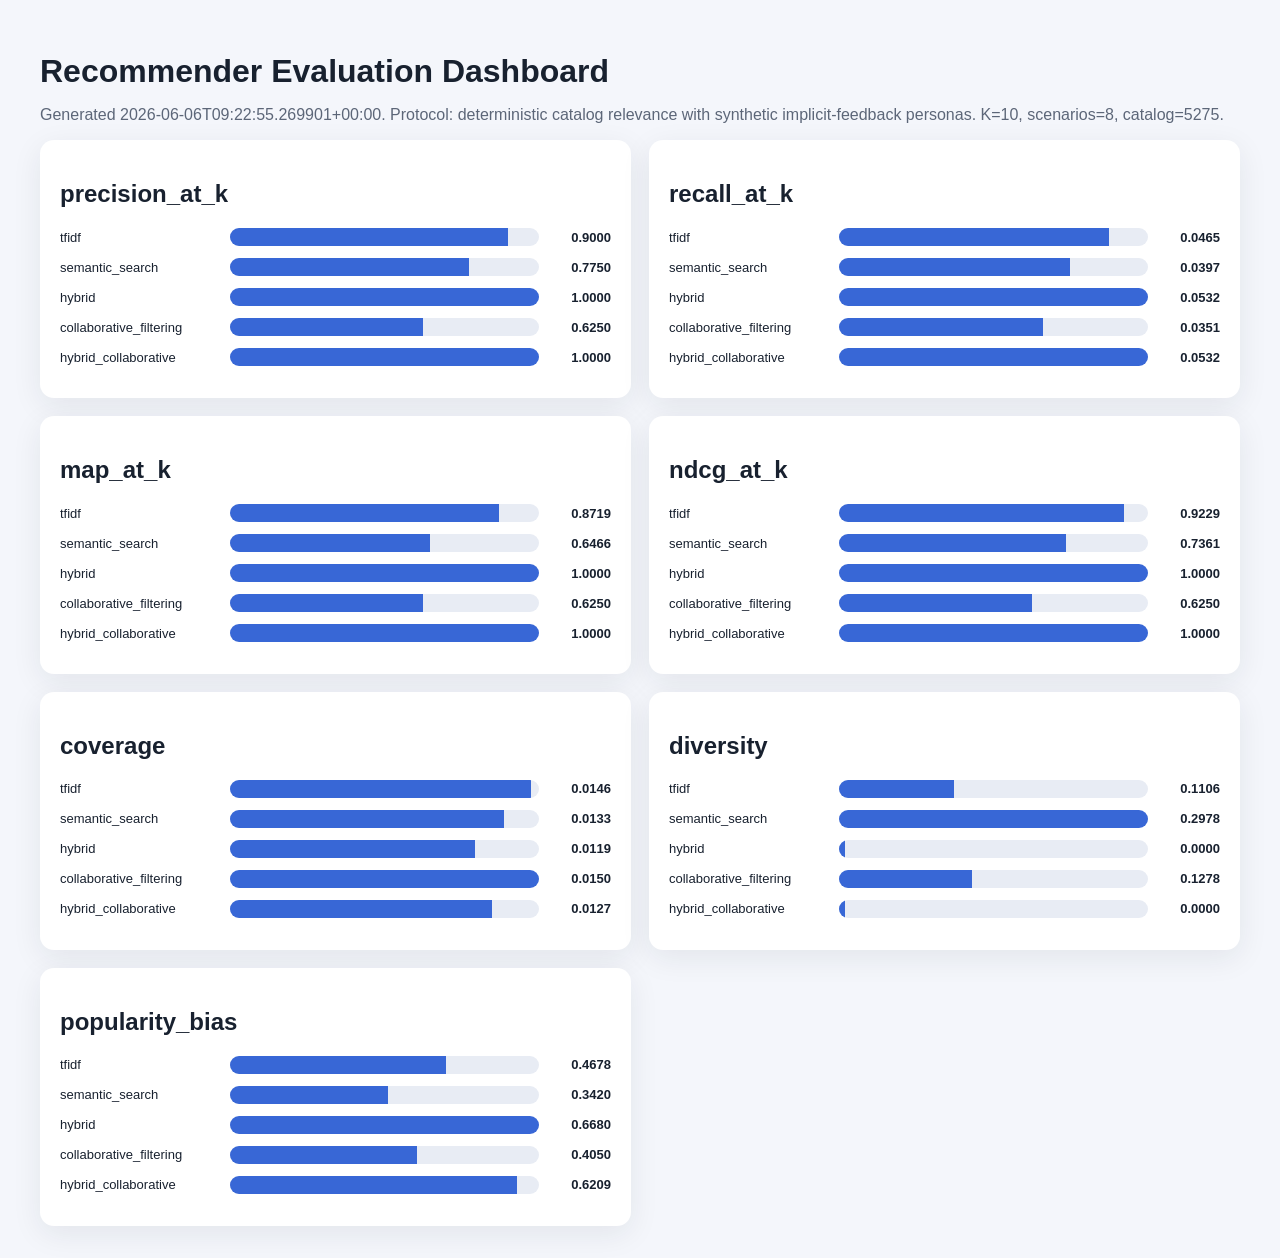
<file: reports/evaluation_dashboard.html>
<!doctype html>
<html lang="en"><head><meta charset="utf-8"><meta name="viewport" content="width=device-width">
<title>Recommender Evaluation Dashboard</title>
<style>
body{font-family:Arial,sans-serif;background:#f4f6fb;color:#18212f;margin:0;padding:32px}
main{max-width:1200px;margin:auto} .grid{display:grid;grid-template-columns:repeat(auto-fit,minmax(420px,1fr));gap:18px}
section{background:white;border-radius:14px;padding:20px;box-shadow:0 8px 30px #1f293714}
.row{display:grid;grid-template-columns:160px 1fr 62px;gap:10px;align-items:center;margin:12px 0;font-size:13px}
.track{height:18px;background:#e8ecf4;border-radius:9px;overflow:hidden} .bar{height:100%;background:#3867d6}
h1{margin-bottom:6px} p{color:#5c6678} strong{text-align:right}
</style></head><body><main>
<h1>Recommender Evaluation Dashboard</h1>
<p>Generated 2026-06-06T09:22:55.269901+00:00. Protocol: deterministic catalog relevance with synthetic implicit-feedback personas.
K=10, scenarios=8, catalog=5275.</p>
<div class="grid"><section><h2>precision_at_k</h2><div class='row'><span>tfidf</span><div class='track'><div class='bar' style='width:90.0%'></div></div><strong>0.9000</strong></div><div class='row'><span>semantic_search</span><div class='track'><div class='bar' style='width:77.5%'></div></div><strong>0.7750</strong></div><div class='row'><span>hybrid</span><div class='track'><div class='bar' style='width:100.0%'></div></div><strong>1.0000</strong></div><div class='row'><span>collaborative_filtering</span><div class='track'><div class='bar' style='width:62.5%'></div></div><strong>0.6250</strong></div><div class='row'><span>hybrid_collaborative</span><div class='track'><div class='bar' style='width:100.0%'></div></div><strong>1.0000</strong></div></section><section><h2>recall_at_k</h2><div class='row'><span>tfidf</span><div class='track'><div class='bar' style='width:87.4%'></div></div><strong>0.0465</strong></div><div class='row'><span>semantic_search</span><div class='track'><div class='bar' style='width:74.6%'></div></div><strong>0.0397</strong></div><div class='row'><span>hybrid</span><div class='track'><div class='bar' style='width:100.0%'></div></div><strong>0.0532</strong></div><div class='row'><span>collaborative_filtering</span><div class='track'><div class='bar' style='width:66.0%'></div></div><strong>0.0351</strong></div><div class='row'><span>hybrid_collaborative</span><div class='track'><div class='bar' style='width:100.0%'></div></div><strong>0.0532</strong></div></section><section><h2>map_at_k</h2><div class='row'><span>tfidf</span><div class='track'><div class='bar' style='width:87.2%'></div></div><strong>0.8719</strong></div><div class='row'><span>semantic_search</span><div class='track'><div class='bar' style='width:64.7%'></div></div><strong>0.6466</strong></div><div class='row'><span>hybrid</span><div class='track'><div class='bar' style='width:100.0%'></div></div><strong>1.0000</strong></div><div class='row'><span>collaborative_filtering</span><div class='track'><div class='bar' style='width:62.5%'></div></div><strong>0.6250</strong></div><div class='row'><span>hybrid_collaborative</span><div class='track'><div class='bar' style='width:100.0%'></div></div><strong>1.0000</strong></div></section><section><h2>ndcg_at_k</h2><div class='row'><span>tfidf</span><div class='track'><div class='bar' style='width:92.3%'></div></div><strong>0.9229</strong></div><div class='row'><span>semantic_search</span><div class='track'><div class='bar' style='width:73.6%'></div></div><strong>0.7361</strong></div><div class='row'><span>hybrid</span><div class='track'><div class='bar' style='width:100.0%'></div></div><strong>1.0000</strong></div><div class='row'><span>collaborative_filtering</span><div class='track'><div class='bar' style='width:62.5%'></div></div><strong>0.6250</strong></div><div class='row'><span>hybrid_collaborative</span><div class='track'><div class='bar' style='width:100.0%'></div></div><strong>1.0000</strong></div></section><section><h2>coverage</h2><div class='row'><span>tfidf</span><div class='track'><div class='bar' style='width:97.3%'></div></div><strong>0.0146</strong></div><div class='row'><span>semantic_search</span><div class='track'><div class='bar' style='width:88.7%'></div></div><strong>0.0133</strong></div><div class='row'><span>hybrid</span><div class='track'><div class='bar' style='width:79.3%'></div></div><strong>0.0119</strong></div><div class='row'><span>collaborative_filtering</span><div class='track'><div class='bar' style='width:100.0%'></div></div><strong>0.0150</strong></div><div class='row'><span>hybrid_collaborative</span><div class='track'><div class='bar' style='width:84.7%'></div></div><strong>0.0127</strong></div></section><section><h2>diversity</h2><div class='row'><span>tfidf</span><div class='track'><div class='bar' style='width:37.1%'></div></div><strong>0.1106</strong></div><div class='row'><span>semantic_search</span><div class='track'><div class='bar' style='width:100.0%'></div></div><strong>0.2978</strong></div><div class='row'><span>hybrid</span><div class='track'><div class='bar' style='width:2.0%'></div></div><strong>0.0000</strong></div><div class='row'><span>collaborative_filtering</span><div class='track'><div class='bar' style='width:42.9%'></div></div><strong>0.1278</strong></div><div class='row'><span>hybrid_collaborative</span><div class='track'><div class='bar' style='width:2.0%'></div></div><strong>0.0000</strong></div></section><section><h2>popularity_bias</h2><div class='row'><span>tfidf</span><div class='track'><div class='bar' style='width:70.0%'></div></div><strong>0.4678</strong></div><div class='row'><span>semantic_search</span><div class='track'><div class='bar' style='width:51.2%'></div></div><strong>0.3420</strong></div><div class='row'><span>hybrid</span><div class='track'><div class='bar' style='width:100.0%'></div></div><strong>0.6680</strong></div><div class='row'><span>collaborative_filtering</span><div class='track'><div class='bar' style='width:60.6%'></div></div><strong>0.4050</strong></div><div class='row'><span>hybrid_collaborative</span><div class='track'><div class='bar' style='width:92.9%'></div></div><strong>0.6209</strong></div></section></div>
</main></body></html>
</file>
